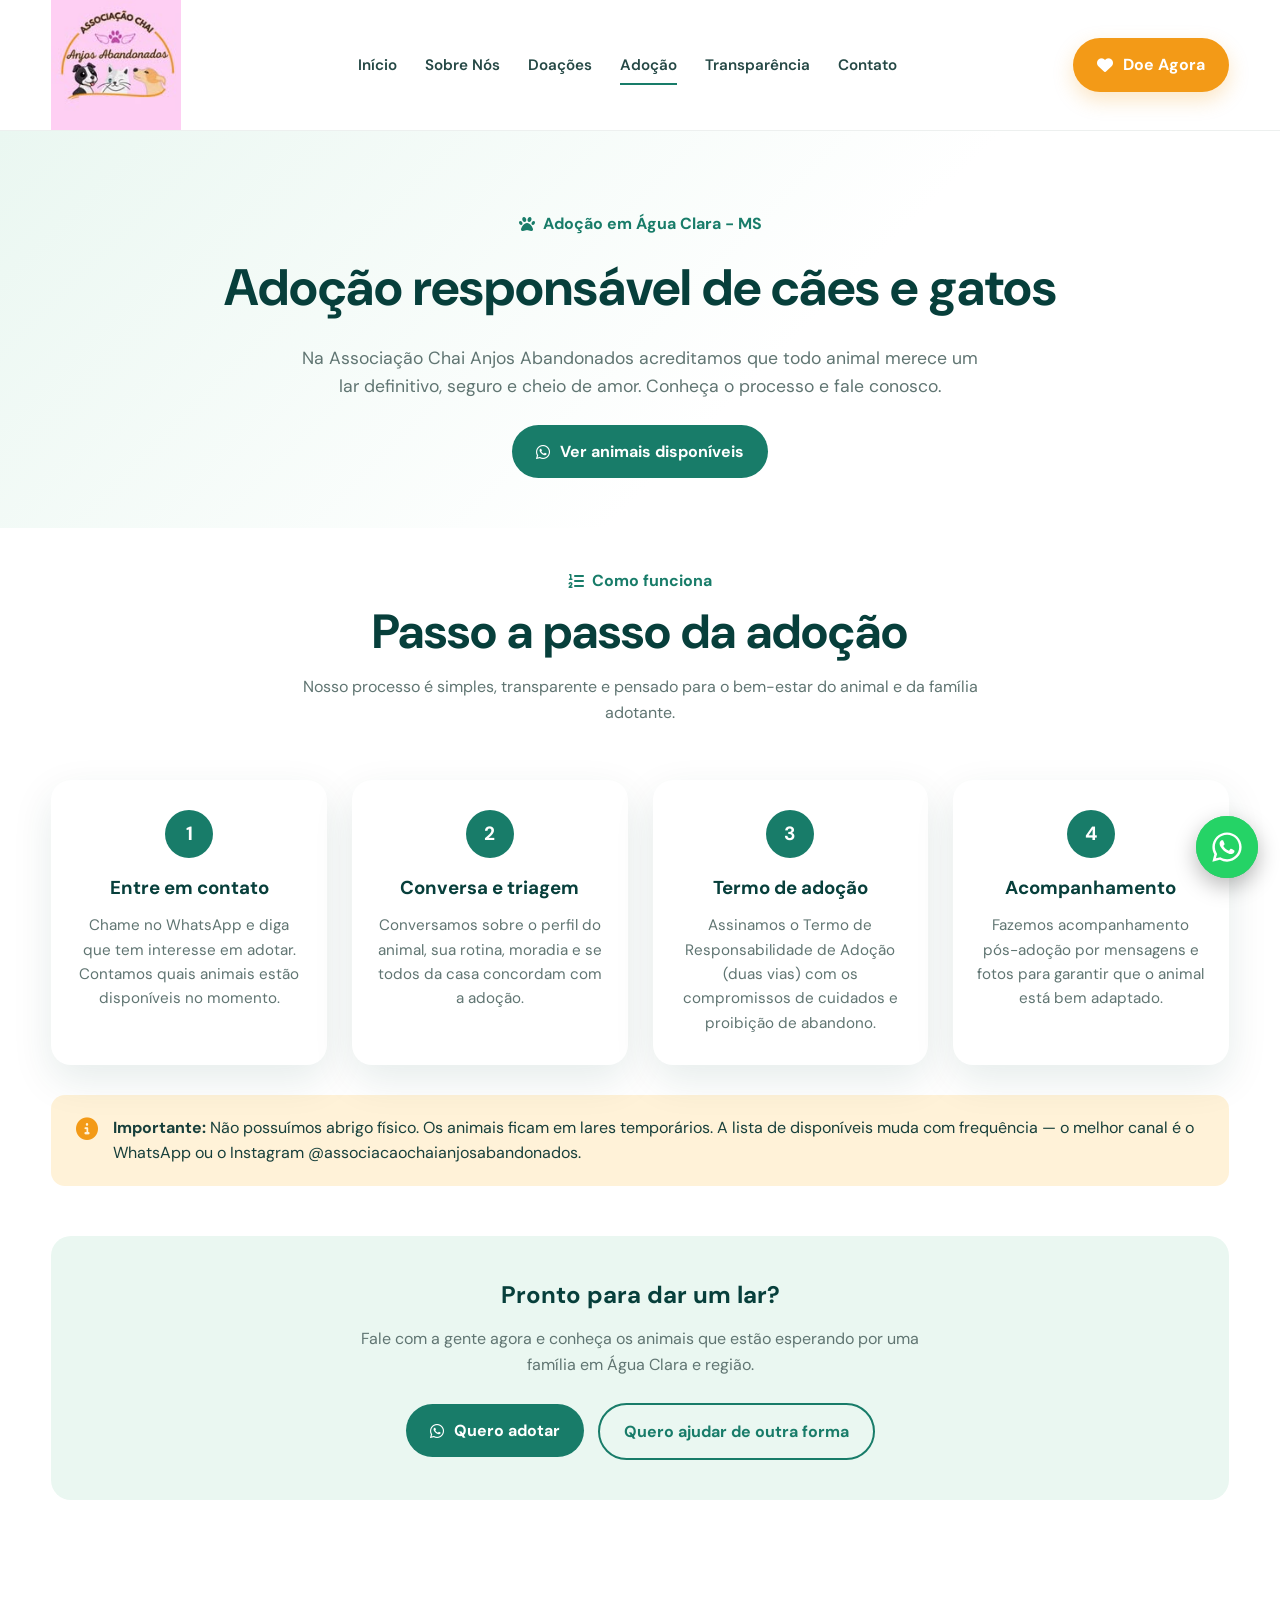
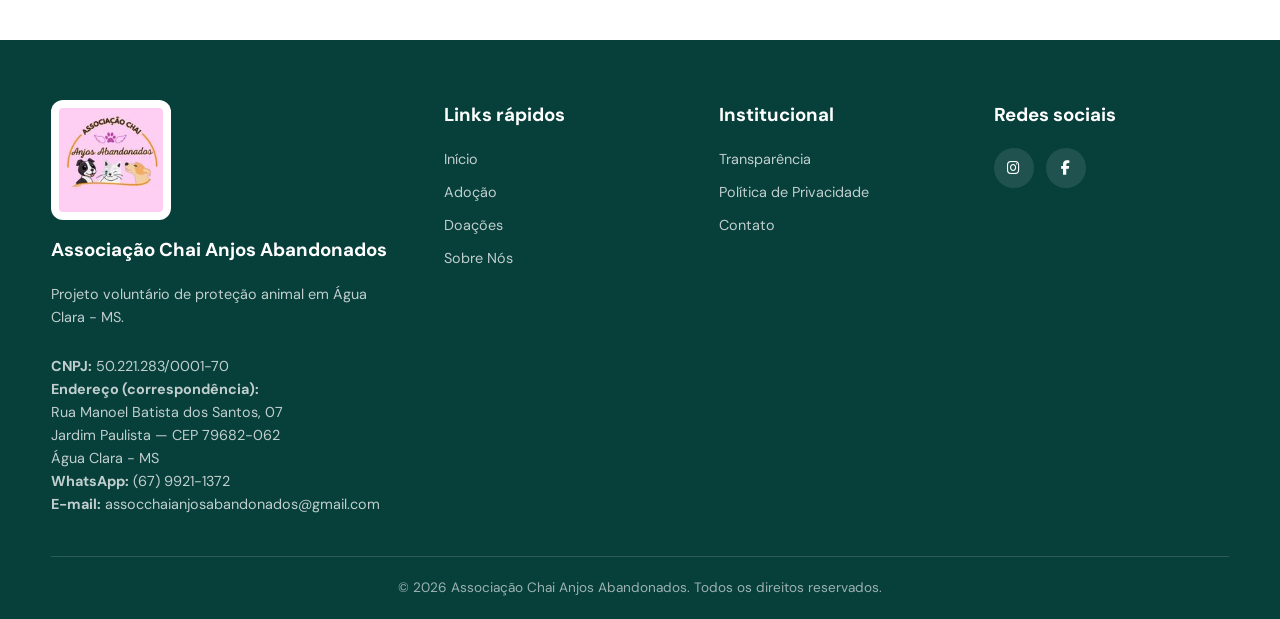
<file: adocao.html>
<!DOCTYPE html>
<html lang="pt-BR">
<head>
<meta charset="UTF-8">
<meta name="viewport" content="width=device-width, initial-scale=1.0">
<title>Adoção de Cachorros e Gatos em Água Clara MS | Chai Anjos</title>
<meta name="description" content="Quer adotar um cachorro ou gato em Água Clara - MS? Conheça as histórias de resgate da Associação Chai Anjos Abandonados e fale pelo WhatsApp. Adoção responsável.">
<meta name="author" content="Associação Chai Anjos Abandonados">
<link rel="icon" href="logo-chai.jpg">
<meta property="og:type" content="website">
<meta property="og:locale" content="pt_BR">
<meta property="og:title" content="Adoção de Cachorros e Gatos em Água Clara MS | Chai Anjos">
<meta property="og:description" content="Quer adotar um cachorro ou gato em Água Clara - MS? Conheça as histórias de resgate da Associação Chai Anjos Abandonados e fale pelo WhatsApp.">
<meta property="og:image" content="img/og-image.jpg">
<meta name="twitter:card" content="summary_large_image">
<link rel="preconnect" href="https://fonts.googleapis.com">
<link rel="preconnect" href="https://fonts.gstatic.com" crossorigin>
<link href="https://fonts.googleapis.com/css2?family=DM+Sans:wght@400;500;600;700&family=Pacifico&display=swap" rel="stylesheet">
<link rel="stylesheet" href="https://cdnjs.cloudflare.com/ajax/libs/font-awesome/6.5.2/css/all.min.css">
<link rel="stylesheet" href="styles.css">
<style>
  .page-hero { padding: 80px 0 50px; background: linear-gradient(135deg, #eaf7f1 0%, #fff 60%); text-align: center; }
  .page-hero h1 { font-size: clamp(2rem, 4.5vw, 3.2rem); color: var(--verde-escuro); margin-bottom: 15px; }
  .page-hero p { max-width: 700px; margin: 0 auto 25px; color: var(--texto-claro); font-size: 1.1rem; }
  .steps { display: grid; grid-template-columns: repeat(auto-fit, minmax(240px, 1fr)); gap: 25px; margin-top: 40px; }
  .step-card { background: #fff; border-radius: var(--radius); padding: 30px 22px; box-shadow: var(--sombra); text-align: center; }
  .step-num { width: 48px; height: 48px; background: var(--verde); color: #fff; border-radius: 50%; display: flex; align-items: center; justify-content: center; font-weight: 700; font-size: 1.2rem; margin: 0 auto 15px; }
  .step-card h3 { margin-bottom: 10px; color: var(--verde-escuro); }
  .step-card p { color: var(--texto-claro); font-size: .95rem; }
  .cta-box { background: var(--verde-claro); border-radius: var(--radius); padding: 40px 30px; text-align: center; margin: 50px 0; }
  .cta-box h2 { color: var(--verde-escuro); margin-bottom: 12px; }
  .cta-box p { color: var(--texto-claro); margin-bottom: 25px; max-width: 560px; margin-left: auto; margin-right: auto; }
  .note { background: var(--laranja-claro); border-radius: 14px; padding: 20px 25px; margin: 30px 0; display: flex; gap: 15px; align-items: flex-start; }
  .note i { color: var(--laranja); font-size: 1.4rem; margin-top: 3px; }
</style>
<script type="application/ld+json">
{
  "@context": "https://schema.org",
  "@type": "NGO",
  "name": "Associação Chai Anjos Abandonados",
  "legalName": "Associação Chai Anjos Abandonados",
  "taxID": "50.221.283/0001-70",
  "url": "https://chaianjos.com.br/",
  "logo": "https://chaianjos.com.br/logo-chai.jpg",
  "image": "https://chaianjos.com.br/img/og-image.jpg",
  "description": "ONG de proteção animal em Água Clara - MS: resgate, cuidados veterinários e adoção responsável de cães e gatos.",
  "telephone": "+55-67-99211-372",
  "email": "assocchaianjosabandonados@gmail.com",
  "address": {
    "@type": "PostalAddress",
    "streetAddress": "Rua Manoel Batista dos Santos, 07 - Jardim Paulista",
    "addressLocality": "Água Clara",
    "addressRegion": "MS",
    "postalCode": "79682-062",
    "addressCountry": "BR"
  },
  "areaServed": { "@type": "City", "name": "Água Clara" },
  "contactPoint": {
    "@type": "ContactPoint",
    "contactType": "customer support",
    "telephone": "+55-67-99211-372",
    "email": "assocchaianjosabandonados@gmail.com",
    "availableLanguage": "pt-BR"
  },
  "sameAs": [
    "https://www.instagram.com/associacaochaianjosabandonados/",
    "https://www.facebook.com/p/Associa%C3%A7%C3%A3o-chai-Anjos-Abandonados-100085603437483/"
  ]
}
</script>
</head>
<body>
<header>
<div class="container header-inner">
<a href="index.html" class="logo"><img src="logo-chai.jpg" alt="Associação Chai Anjos Abandonados"></a>
<nav id="navigation">
<a href="index.html">Início</a>
<a href="index.html#sobre">Sobre Nós</a>
<a href="doacoes.html">Doações</a>
<a href="adocao.html" class="active">Adoção</a>
<a href="transparencia.html">Transparência</a>
<a href="index.html#contato">Contato</a>
</nav>
<a href="doacoes.html" class="btn btn-orange header-donate"><i class="fa-solid fa-heart"></i> Doe Agora</a>
<button class="mobile-menu" id="mobileMenu" aria-label="Abrir menu"><i class="fa-solid fa-bars"></i></button>
</div>
</header>

<main>
<section class="page-hero">
<div class="container">
<div class="mini"><i class="fa-solid fa-paw"></i> Adoção em Água Clara - MS</div>
<h1>Adoção responsável de cães e gatos</h1>
<p>Na Associação Chai Anjos Abandonados acreditamos que todo animal merece um lar definitivo, seguro e cheio de amor. Conheça o processo e fale conosco.</p>
<a href="https://wa.me/556799211372?text=Ol%C3%A1%21%20Quero%20saber%20quais%20animais%20est%C3%A3o%20dispon%C3%ADveis%20para%20ado%C3%A7%C3%A3o." target="_blank" rel="noopener noreferrer" class="btn btn-green"><i class="fa-brands fa-whatsapp"></i> Ver animais disponíveis</a>
</div>
</section>

<section class="section" style="padding-top:40px">
<div class="container">
<div class="section-title">
<div class="mini"><i class="fa-solid fa-list-ol"></i> Como funciona</div>
<h2>Passo a passo da adoção</h2>
<p>Nosso processo é simples, transparente e pensado para o bem-estar do animal e da família adotante.</p>
</div>

<div class="steps">
<div class="step-card">
<div class="step-num">1</div>
<h3>Entre em contato</h3>
<p>Chame no WhatsApp e diga que tem interesse em adotar. Contamos quais animais estão disponíveis no momento.</p>
</div>
<div class="step-card">
<div class="step-num">2</div>
<h3>Conversa e triagem</h3>
<p>Conversamos sobre o perfil do animal, sua rotina, moradia e se todos da casa concordam com a adoção.</p>
</div>
<div class="step-card">
<div class="step-num">3</div>
<h3>Termo de adoção</h3>
<p>Assinamos o Termo de Responsabilidade de Adoção (duas vias) com os compromissos de cuidados e proibição de abandono.</p>
</div>
<div class="step-card">
<div class="step-num">4</div>
<h3>Acompanhamento</h3>
<p>Fazemos acompanhamento pós-adoção por mensagens e fotos para garantir que o animal está bem adaptado.</p>
</div>
</div>

<div class="note">
<i class="fa-solid fa-circle-info"></i>
<div>
<strong>Importante:</strong> Não possuímos abrigo físico. Os animais ficam em lares temporários. A lista de disponíveis muda com frequência — o melhor canal é o WhatsApp ou o Instagram <a href="https://www.instagram.com/associacaochaianjosabandonados/" target="_blank" rel="noopener">@associacaochaianjosabandonados</a>.
</div>
</div>

<div class="cta-box">
<h2>Pronto para dar um lar?</h2>
<p>Fale com a gente agora e conheça os animais que estão esperando por uma família em Água Clara e região.</p>
<a href="https://wa.me/556799211372?text=Ol%C3%A1%21%20Quero%20adotar%20um%20animal%20da%20Associa%C3%A7%C3%A3o%20Chai%20Anjos." target="_blank" rel="noopener noreferrer" class="btn btn-green"><i class="fa-brands fa-whatsapp"></i> Quero adotar</a>
<a href="doacoes.html" class="btn btn-outline" style="margin-left:10px">Quero ajudar de outra forma</a>
</div>
</div>
</section>
</main>

<footer>
<div class="container">
<div class="footer-grid">
<div>
<img src="logo-chai.jpg" alt="Associação Chai Anjos Abandonados" class="footer-logo">
<h3>Associação Chai Anjos Abandonados</h3>
<p>Projeto voluntário de proteção animal em Água Clara - MS.</p><br>
<p><strong>CNPJ:</strong> 50.221.283/0001-70</p>
<p><strong>Endereço (correspondência):</strong><br>Rua Manoel Batista dos Santos, 07<br>Jardim Paulista — CEP 79682-062<br>Água Clara - MS</p>
<p><strong>WhatsApp:</strong> (67) 9921-1372</p>
<p><strong>E-mail:</strong> assocchaianjosabandonados@gmail.com</p>
</div>
<div>
<h3>Links rápidos</h3>
<ul>
<li><a href="index.html">Início</a></li>
<li><a href="adocao.html">Adoção</a></li>
<li><a href="doacoes.html">Doações</a></li>
<li><a href="index.html#sobre">Sobre Nós</a></li>
</ul>
</div>
<div>
<h3>Institucional</h3>
<ul>
<li><a href="transparencia.html">Transparência</a></li>
<li><a href="privacidade.html">Política de Privacidade</a></li>
<li><a href="index.html#contato">Contato</a></li>
</ul>
</div>
<div>
<h3>Redes sociais</h3>
<div class="footer-social">
<a href="https://www.instagram.com/associacaochaianjosabandonados/" target="_blank" rel="noopener noreferrer" aria-label="Instagram"><i class="fa-brands fa-instagram"></i></a>
<a href="https://www.facebook.com/p/Associa%C3%A7%C3%A3o-chai-Anjos-Abandonados-100085603437483/" target="_blank" rel="noopener noreferrer" aria-label="Facebook"><i class="fa-brands fa-facebook-f"></i></a>
</div>
</div>
</div>
<div class="copyright">© 2026 Associação Chai Anjos Abandonados. Todos os direitos reservados.</div>
</div>
</footer>

<a class="whatsapp-float" href="https://wa.me/556799211372?text=Ol%C3%A1%21%20Vim%20pelo%20site%20da%20Associa%C3%A7%C3%A3o%20Chai%20Anjos%20Abandonados." target="_blank" rel="noopener" aria-label="Fale conosco pelo WhatsApp">
<span class="wa-label">Fale conosco no WhatsApp</span>
<span class="wa-btn"><svg viewBox="0 0 32 32" aria-hidden="true"><path d="M16.02 3C8.84 3 3 8.83 3 16c0 2.29.6 4.52 1.74 6.49L3 29l6.68-1.75A13 13 0 0 0 16.02 29C23.2 29 29 23.17 29 16S23.2 3 16.02 3zm0 23.8c-1.95 0-3.86-.53-5.53-1.52l-.4-.23-3.96 1.04 1.06-3.86-.26-.4A10.76 10.76 0 0 1 5.2 16c0-5.94 4.87-10.8 10.82-10.8 5.96 0 10.8 4.86 10.8 10.8 0 5.95-4.84 10.8-10.8 10.8zm5.93-8.08c-.32-.16-1.92-.95-2.22-1.06-.3-.11-.52-.16-.73.16-.22.32-.84 1.06-1.03 1.27-.19.22-.38.24-.7.08-.32-.16-1.37-.5-2.6-1.6-.96-.85-1.6-1.9-1.8-2.22-.18-.32-.02-.5.14-.66.15-.14.32-.38.49-.57.16-.19.22-.32.32-.54.1-.22.05-.4-.03-.57-.08-.16-.73-1.76-1-2.4-.26-.63-.53-.54-.73-.55h-.62c-.22 0-.57.08-.87.4-.3.32-1.14 1.11-1.14 2.7 0 1.6 1.17 3.14 1.33 3.36.16.22 2.3 3.5 5.56 4.92.78.33 1.38.53 1.86.68.78.25 1.49.21 2.05.13.63-.09 1.92-.78 2.19-1.54.27-.76.27-1.4.19-1.54-.08-.14-.3-.22-.62-.38z"/></svg></span>
</a>

<script>
const mobileMenu=document.getElementById("mobileMenu");
const navigation=document.getElementById("navigation");
if(mobileMenu){
  mobileMenu.addEventListener("click",function(){
    navigation.classList.toggle("active");
    const icon=mobileMenu.querySelector("i");
    icon.classList.toggle("fa-bars");
    icon.classList.toggle("fa-xmark");
  });
  document.querySelectorAll("#navigation a").forEach(link=>{
    link.addEventListener("click",()=>{
      navigation.classList.remove("active");
      const icon=mobileMenu.querySelector("i");
      icon.classList.remove("fa-xmark");
      icon.classList.add("fa-bars");
    });
  });
}
</script>
</body>
</html>
</file>
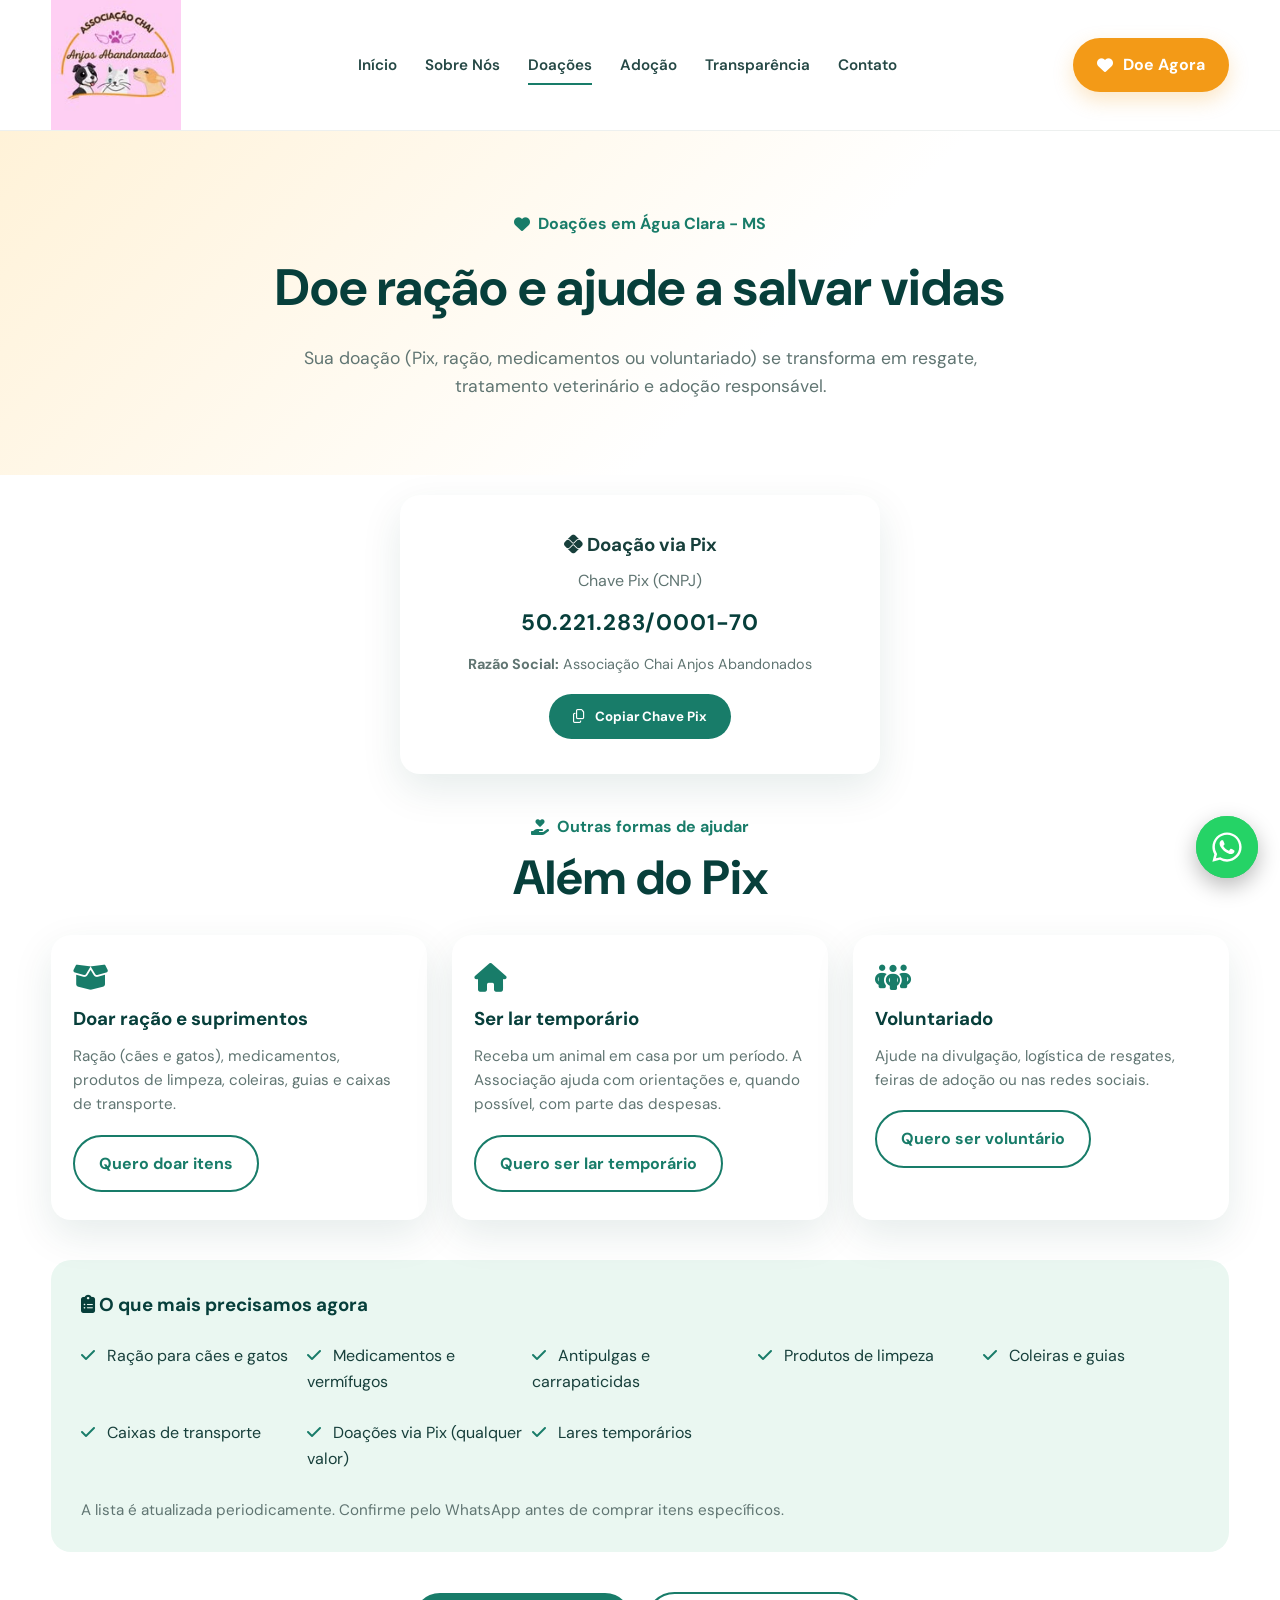
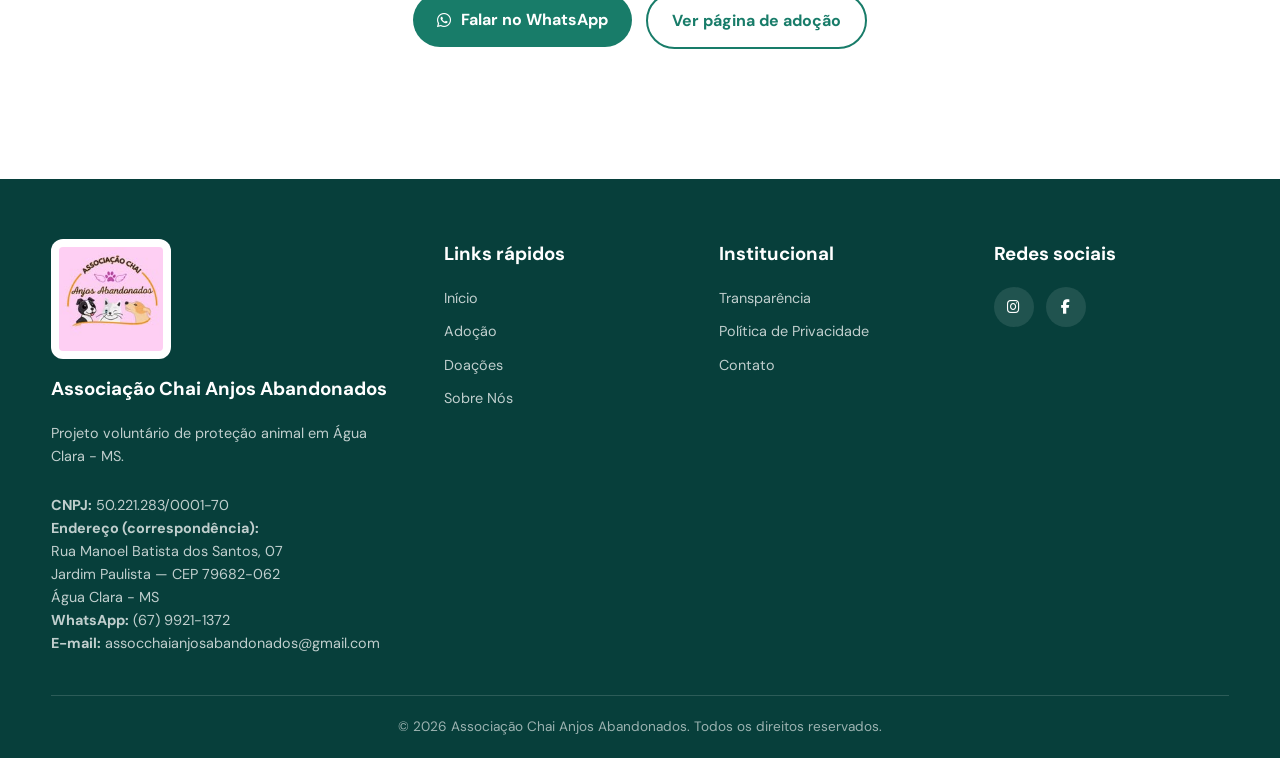
<file: doacoes.html>
<!DOCTYPE html>
<html lang="pt-BR">
<head>
<meta charset="UTF-8">
<meta name="viewport" content="width=device-width, initial-scale=1.0">
<title>Doar Ração e Ajudar ONG em Água Clara MS | Chai Anjos</title>
<meta name="description" content="Doe ração, medicamentos ou via Pix para a Associação Chai Anjos Abandonados em Água Clara - MS. Sua ajuda vira resgate, tratamento e adoção. Veja como doar.">
<meta name="author" content="Associação Chai Anjos Abandonados">
<link rel="icon" href="logo-chai.jpg">
<meta property="og:type" content="website">
<meta property="og:locale" content="pt_BR">
<meta property="og:title" content="Doar Ração e Ajudar ONG em Água Clara MS | Chai Anjos">
<meta property="og:description" content="Doe ração, medicamentos ou via Pix para a Associação Chai Anjos Abandonados em Água Clara - MS. Sua ajuda vira resgate, tratamento e adoção.">
<meta property="og:image" content="img/og-image.jpg">
<meta name="twitter:card" content="summary_large_image">
<link rel="preconnect" href="https://fonts.googleapis.com">
<link rel="preconnect" href="https://fonts.gstatic.com" crossorigin>
<link href="https://fonts.googleapis.com/css2?family=DM+Sans:wght@400;500;600;700&family=Pacifico&display=swap" rel="stylesheet">
<link rel="stylesheet" href="https://cdnjs.cloudflare.com/ajax/libs/font-awesome/6.5.2/css/all.min.css">
<link rel="stylesheet" href="styles.css">
<style>
  .page-hero { padding: 80px 0 50px; background: linear-gradient(135deg, #fff2d8 0%, #fff 60%); text-align: center; }
  .page-hero h1 { font-size: clamp(2rem, 4.5vw, 3.2rem); color: var(--verde-escuro); margin-bottom: 15px; }
  .page-hero p { max-width: 700px; margin: 0 auto 25px; color: var(--texto-claro); font-size: 1.1rem; }
  .pix-big { background: #fff; border-radius: var(--radius); padding: 35px 30px; box-shadow: var(--sombra); max-width: 480px; margin: 0 auto 40px; text-align: center; }
  .pix-big .pix-key { font-size: 1.4rem; font-weight: 700; color: var(--verde-escuro); letter-spacing: 1px; margin: 12px 0; word-break: break-all; }
  .help-grid-2 { display: grid; grid-template-columns: repeat(auto-fit, minmax(260px, 1fr)); gap: 25px; margin-top: 30px; }
  .help-card-2 { background: #fff; border-radius: var(--radius); padding: 28px 22px; box-shadow: var(--sombra); }
  .help-card-2 i { font-size: 1.8rem; color: var(--verde); margin-bottom: 12px; }
  .help-card-2 h3 { margin-bottom: 10px; color: var(--verde-escuro); }
  .help-card-2 p { color: var(--texto-claro); font-size: .95rem; margin-bottom: 18px; }
  .list-needs { background: var(--verde-claro); border-radius: var(--radius); padding: 30px; margin: 40px 0; }
  .list-needs h3 { margin-bottom: 15px; color: var(--verde-escuro); }
  .list-needs ul { list-style: none; display: grid; grid-template-columns: repeat(auto-fit, minmax(200px, 1fr)); gap: 10px; }
  .list-needs li { padding: 8px 0; color: var(--texto); }
  .list-needs li i { color: var(--verde); margin-right: 8px; }
</style>
<script type="application/ld+json">
{
  "@context": "https://schema.org",
  "@type": "NGO",
  "name": "Associação Chai Anjos Abandonados",
  "legalName": "Associação Chai Anjos Abandonados",
  "taxID": "50.221.283/0001-70",
  "url": "https://chaianjos.com.br/",
  "logo": "https://chaianjos.com.br/logo-chai.jpg",
  "image": "https://chaianjos.com.br/img/og-image.jpg",
  "description": "ONG de proteção animal em Água Clara - MS: resgate, cuidados veterinários e adoção responsável de cães e gatos.",
  "telephone": "+55-67-99211-372",
  "email": "assocchaianjosabandonados@gmail.com",
  "address": {
    "@type": "PostalAddress",
    "streetAddress": "Rua Manoel Batista dos Santos, 07 - Jardim Paulista",
    "addressLocality": "Água Clara",
    "addressRegion": "MS",
    "postalCode": "79682-062",
    "addressCountry": "BR"
  },
  "areaServed": { "@type": "City", "name": "Água Clara" },
  "contactPoint": {
    "@type": "ContactPoint",
    "contactType": "customer support",
    "telephone": "+55-67-99211-372",
    "email": "assocchaianjosabandonados@gmail.com",
    "availableLanguage": "pt-BR"
  },
  "sameAs": [
    "https://www.instagram.com/associacaochaianjosabandonados/",
    "https://www.facebook.com/p/Associa%C3%A7%C3%A3o-chai-Anjos-Abandonados-100085603437483/"
  ]
}
</script>
</head>
<body>
<header>
<div class="container header-inner">
<a href="index.html" class="logo"><img src="logo-chai.jpg" alt="Associação Chai Anjos Abandonados"></a>
<nav id="navigation">
<a href="index.html">Início</a>
<a href="index.html#sobre">Sobre Nós</a>
<a href="doacoes.html" class="active">Doações</a>
<a href="adocao.html">Adoção</a>
<a href="transparencia.html">Transparência</a>
<a href="index.html#contato">Contato</a>
</nav>
<a href="doacoes.html" class="btn btn-orange header-donate"><i class="fa-solid fa-heart"></i> Doe Agora</a>
<button class="mobile-menu" id="mobileMenu" aria-label="Abrir menu"><i class="fa-solid fa-bars"></i></button>
</div>
</header>

<main>
<section class="page-hero">
<div class="container">
<div class="mini"><i class="fa-solid fa-heart"></i> Doações em Água Clara - MS</div>
<h1>Doe ração e ajude a salvar vidas</h1>
<p>Sua doação (Pix, ração, medicamentos ou voluntariado) se transforma em resgate, tratamento veterinário e adoção responsável.</p>
</div>
</section>

<section class="section" style="padding-top:20px">
<div class="container">
<div class="pix-big">
<h3><i class="fa-brands fa-pix"></i> Doação via Pix</h3>
<p style="color:var(--texto-claro);margin:8px 0">Chave Pix (CNPJ)</p>
<div class="pix-key" id="pixKey">50.221.283/0001-70</div>
<p style="font-size:.9rem;color:var(--texto-claro)"><strong>Razão Social:</strong> Associação Chai Anjos Abandonados</p>
<button class="btn btn-green" style="margin-top:18px" onclick="copyPix()"><i class="fa-regular fa-copy"></i> Copiar Chave Pix</button>
</div>

<div class="section-title" style="margin-bottom:25px">
<div class="mini"><i class="fa-solid fa-hand-holding-heart"></i> Outras formas de ajudar</div>
<h2>Além do Pix</h2>
</div>

<div class="help-grid-2">
<div class="help-card-2">
<i class="fa-solid fa-box-open"></i>
<h3>Doar ração e suprimentos</h3>
<p>Ração (cães e gatos), medicamentos, produtos de limpeza, coleiras, guias e caixas de transporte.</p>
<a href="https://wa.me/556799211372?text=Ol%C3%A1%21%20Quero%20doar%20ra%C3%A7%C3%A3o%20ou%20suprimentos%20para%20a%20Associa%C3%A7%C3%A3o." target="_blank" rel="noopener noreferrer" class="btn btn-outline">Quero doar itens</a>
</div>
<div class="help-card-2">
<i class="fa-solid fa-house"></i>
<h3>Ser lar temporário</h3>
<p>Receba um animal em casa por um período. A Associação ajuda com orientações e, quando possível, com parte das despesas.</p>
<a href="https://wa.me/556799211372?text=Ol%C3%A1%21%20Quero%20oferecer%20um%20lar%20tempor%C3%A1rio." target="_blank" rel="noopener noreferrer" class="btn btn-outline">Quero ser lar temporário</a>
</div>
<div class="help-card-2">
<i class="fa-solid fa-people-group"></i>
<h3>Voluntariado</h3>
<p>Ajude na divulgação, logística de resgates, feiras de adoção ou nas redes sociais.</p>
<a href="https://wa.me/556799211372?text=Ol%C3%A1%21%20Quero%20ser%20volunt%C3%A1rio%20da%20Associa%C3%A7%C3%A3o." target="_blank" rel="noopener noreferrer" class="btn btn-outline">Quero ser voluntário</a>
</div>
</div>

<div class="list-needs">
<h3><i class="fa-solid fa-clipboard-list"></i> O que mais precisamos agora</h3>
<ul>
<li><i class="fa-solid fa-check"></i> Ração para cães e gatos</li>
<li><i class="fa-solid fa-check"></i> Medicamentos e vermífugos</li>
<li><i class="fa-solid fa-check"></i> Antipulgas e carrapaticidas</li>
<li><i class="fa-solid fa-check"></i> Produtos de limpeza</li>
<li><i class="fa-solid fa-check"></i> Coleiras e guias</li>
<li><i class="fa-solid fa-check"></i> Caixas de transporte</li>
<li><i class="fa-solid fa-check"></i> Doações via Pix (qualquer valor)</li>
<li><i class="fa-solid fa-check"></i> Lares temporários</li>
</ul>
<p style="margin-top:18px;font-size:.95rem;color:var(--texto-claro)">A lista é atualizada periodicamente. Confirme pelo WhatsApp antes de comprar itens específicos.</p>
</div>

<div style="text-align:center;margin:40px 0">
<a href="https://wa.me/556799211372?text=Ol%C3%A1%21%20Quero%20ajudar%20a%20Associa%C3%A7%C3%A3o%20Chai%20Anjos." target="_blank" rel="noopener noreferrer" class="btn btn-green"><i class="fa-brands fa-whatsapp"></i> Falar no WhatsApp</a>
<a href="adocao.html" class="btn btn-outline" style="margin-left:10px">Ver página de adoção</a>
</div>
</div>
</section>
</main>

<footer>
<div class="container">
<div class="footer-grid">
<div>
<img src="logo-chai.jpg" alt="Associação Chai Anjos Abandonados" class="footer-logo">
<h3>Associação Chai Anjos Abandonados</h3>
<p>Projeto voluntário de proteção animal em Água Clara - MS.</p><br>
<p><strong>CNPJ:</strong> 50.221.283/0001-70</p>
<p><strong>Endereço (correspondência):</strong><br>Rua Manoel Batista dos Santos, 07<br>Jardim Paulista — CEP 79682-062<br>Água Clara - MS</p>
<p><strong>WhatsApp:</strong> (67) 9921-1372</p>
<p><strong>E-mail:</strong> assocchaianjosabandonados@gmail.com</p>
</div>
<div>
<h3>Links rápidos</h3>
<ul>
<li><a href="index.html">Início</a></li>
<li><a href="adocao.html">Adoção</a></li>
<li><a href="doacoes.html">Doações</a></li>
<li><a href="index.html#sobre">Sobre Nós</a></li>
</ul>
</div>
<div>
<h3>Institucional</h3>
<ul>
<li><a href="transparencia.html">Transparência</a></li>
<li><a href="privacidade.html">Política de Privacidade</a></li>
<li><a href="index.html#contato">Contato</a></li>
</ul>
</div>
<div>
<h3>Redes sociais</h3>
<div class="footer-social">
<a href="https://www.instagram.com/associacaochaianjosabandonados/" target="_blank" rel="noopener noreferrer" aria-label="Instagram"><i class="fa-brands fa-instagram"></i></a>
<a href="https://www.facebook.com/p/Associa%C3%A7%C3%A3o-chai-Anjos-Abandonados-100085603437483/" target="_blank" rel="noopener noreferrer" aria-label="Facebook"><i class="fa-brands fa-facebook-f"></i></a>
</div>
</div>
</div>
<div class="copyright">© 2026 Associação Chai Anjos Abandonados. Todos os direitos reservados.</div>
</div>
</footer>

<div class="toast" id="toast">Chave Pix copiada! ❤️</div>
<a class="whatsapp-float" href="https://wa.me/556799211372?text=Ol%C3%A1%21%20Vim%20pelo%20site%20da%20Associa%C3%A7%C3%A3o%20Chai%20Anjos%20Abandonados." target="_blank" rel="noopener" aria-label="Fale conosco pelo WhatsApp">
<span class="wa-label">Fale conosco no WhatsApp</span>
<span class="wa-btn"><svg viewBox="0 0 32 32" aria-hidden="true"><path d="M16.02 3C8.84 3 3 8.83 3 16c0 2.29.6 4.52 1.74 6.49L3 29l6.68-1.75A13 13 0 0 0 16.02 29C23.2 29 29 23.17 29 16S23.2 3 16.02 3zm0 23.8c-1.95 0-3.86-.53-5.53-1.52l-.4-.23-3.96 1.04 1.06-3.86-.26-.4A10.76 10.76 0 0 1 5.2 16c0-5.94 4.87-10.8 10.82-10.8 5.96 0 10.8 4.86 10.8 10.8 0 5.95-4.84 10.8-10.8 10.8zm5.93-8.08c-.32-.16-1.92-.95-2.22-1.06-.3-.11-.52-.16-.73.16-.22.32-.84 1.06-1.03 1.27-.19.22-.38.24-.7.08-.32-.16-1.37-.5-2.6-1.6-.96-.85-1.6-1.9-1.8-2.22-.18-.32-.02-.5.14-.66.15-.14.32-.38.49-.57.16-.19.22-.32.32-.54.1-.22.05-.4-.03-.57-.08-.16-.73-1.76-1-2.4-.26-.63-.53-.54-.73-.55h-.62c-.22 0-.57.08-.87.4-.3.32-1.14 1.11-1.14 2.7 0 1.6 1.17 3.14 1.33 3.36.16.22 2.3 3.5 5.56 4.92.78.33 1.38.53 1.86.68.78.25 1.49.21 2.05.13.63-.09 1.92-.78 2.19-1.54.27-.76.27-1.4.19-1.54-.08-.14-.3-.22-.62-.38z"/></svg></span>
</a>

<script>
function copyPix(){
  const pix="50221283000170";
  navigator.clipboard.writeText(pix).then(showToast).catch(()=>alert("Chave Pix: 50.221.283/0001-70"));
}
function showToast(){
  const toast=document.getElementById("toast");
  toast.classList.add("show");
  setTimeout(()=>toast.classList.remove("show"),3000);
}
const mobileMenu=document.getElementById("mobileMenu");
const navigation=document.getElementById("navigation");
if(mobileMenu){
  mobileMenu.addEventListener("click",function(){
    navigation.classList.toggle("active");
    const icon=mobileMenu.querySelector("i");
    icon.classList.toggle("fa-bars");
    icon.classList.toggle("fa-xmark");
  });
  document.querySelectorAll("#navigation a").forEach(link=>{
    link.addEventListener("click",()=>{
      navigation.classList.remove("active");
      const icon=mobileMenu.querySelector("i");
      icon.classList.remove("fa-xmark");
      icon.classList.add("fa-bars");
    });
  });
}
</script>
</body>
</html>
</file>
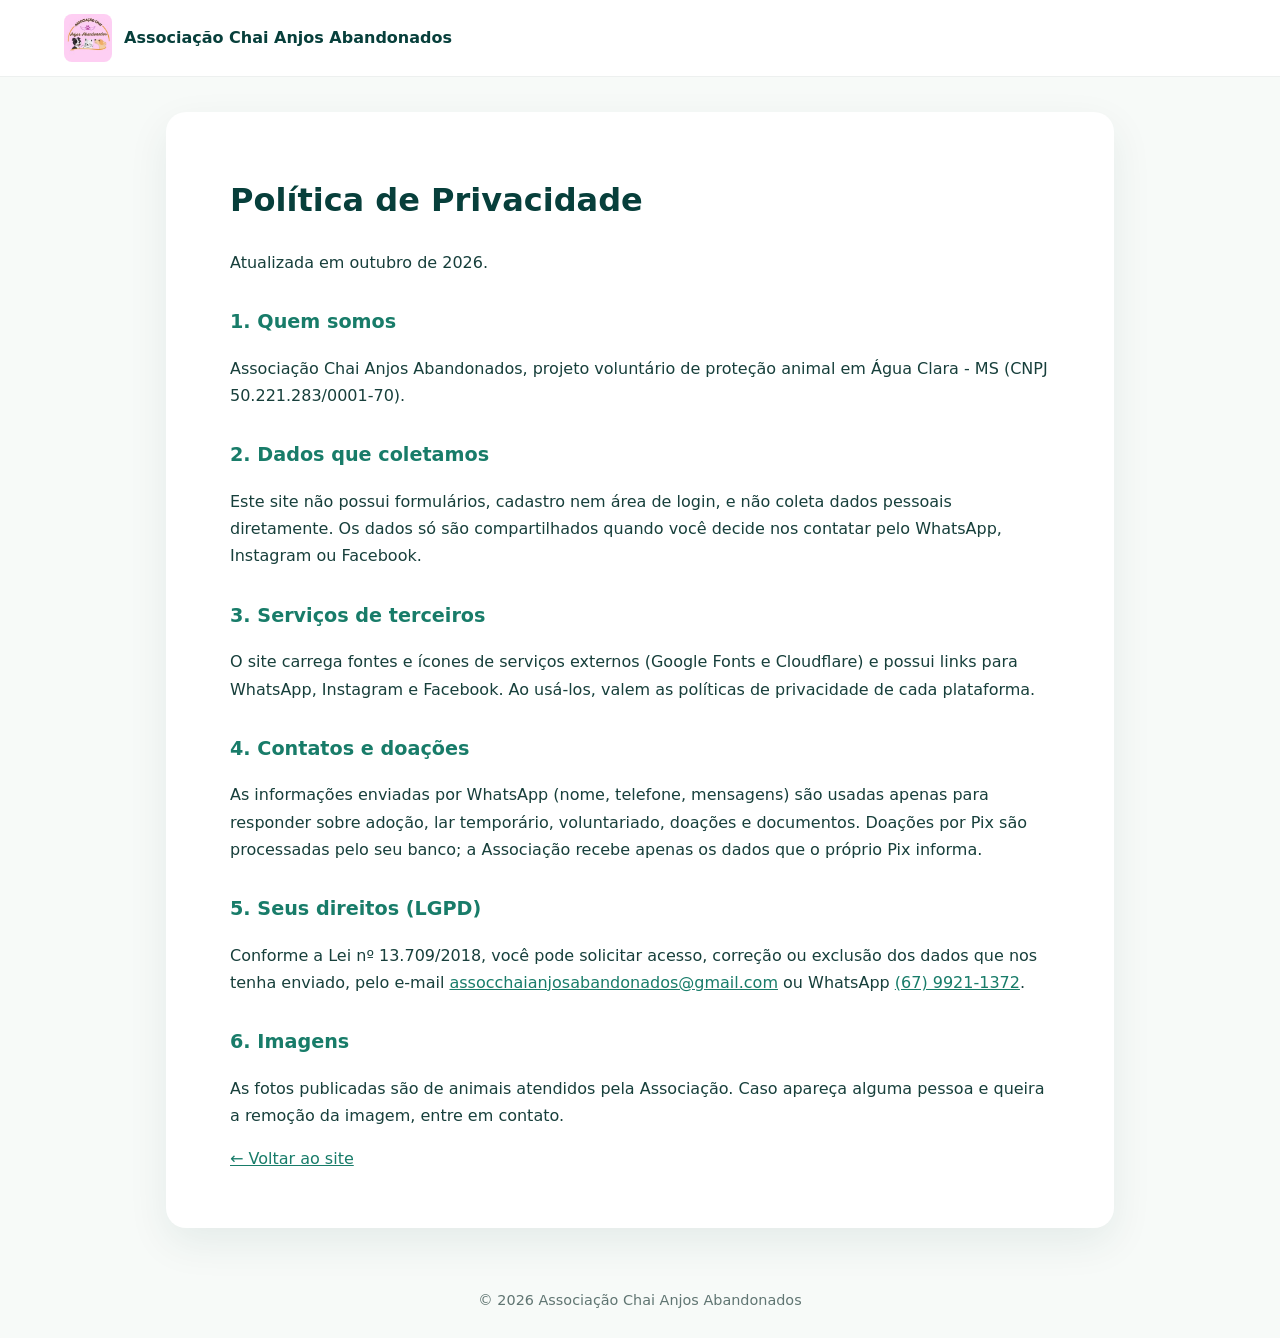
<file: privacidade.html>
<!DOCTYPE html><html lang="pt-BR"><head><meta charset="UTF-8"><meta name="viewport" content="width=device-width,initial-scale=1"><title>Política de Privacidade | Associação Chai Anjos Abandonados</title><link rel="icon" href="logo-chai.jpg">
<style>body{font-family:system-ui,"DM Sans",sans-serif;color:#173f3b;line-height:1.7;margin:0;background:#f7faf8}header{background:#fff;border-bottom:1px solid #edf0ef;padding:14px 5%}header a{display:flex;align-items:center;gap:12px;text-decoration:none;color:#073f3b;font-weight:700}header img{height:48px;border-radius:8px}main{max-width:820px;margin:35px auto;background:#fff;padding:40px 5%;border-radius:20px;box-shadow:0 15px 40px rgba(10,70,62,.08)}h1{color:#073f3b}h2{color:#187c69;margin-top:30px;font-size:1.2rem}a{color:#187c69}footer{text-align:center;padding:25px;color:#607572;font-size:.9rem}</style></head><body>
<header><a href="index.html"><img src="logo-chai.jpg" alt="Logo Associação Chai"><span>Associação Chai Anjos Abandonados</span></a></header>
<main><h1>Política de Privacidade</h1><p>Atualizada em outubro de 2026.</p>
<h2>1. Quem somos</h2><p>Associação Chai Anjos Abandonados, projeto voluntário de proteção animal em Água Clara - MS (CNPJ 50.221.283/0001-70).</p>
<h2>2. Dados que coletamos</h2><p>Este site não possui formulários, cadastro nem área de login, e não coleta dados pessoais diretamente. Os dados só são compartilhados quando você decide nos contatar pelo WhatsApp, Instagram ou Facebook.</p>
<h2>3. Serviços de terceiros</h2><p>O site carrega fontes e ícones de serviços externos (Google Fonts e Cloudflare) e possui links para WhatsApp, Instagram e Facebook. Ao usá-los, valem as políticas de privacidade de cada plataforma.</p>
<h2>4. Contatos e doações</h2><p>As informações enviadas por WhatsApp (nome, telefone, mensagens) são usadas apenas para responder sobre adoção, lar temporário, voluntariado, doações e documentos. Doações por Pix são processadas pelo seu banco; a Associação recebe apenas os dados que o próprio Pix informa.</p>
<h2>5. Seus direitos (LGPD)</h2><p>Conforme a Lei nº 13.709/2018, você pode solicitar acesso, correção ou exclusão dos dados que nos tenha enviado, pelo e-mail <a href="mailto:assocchaianjosabandonados@gmail.com">assocchaianjosabandonados@gmail.com</a> ou WhatsApp <a href="https://wa.me/556799211372" target="_blank" rel="noopener noreferrer">(67) 9921-1372</a>.</p>
<h2>6. Imagens</h2><p>As fotos publicadas são de animais atendidos pela Associação. Caso apareça alguma pessoa e queira a remoção da imagem, entre em contato.</p>
<p><a href="index.html">← Voltar ao site</a></p></main><footer>© 2026 Associação Chai Anjos Abandonados</footer></body></html>
</file>
<file: styles.css>
*{margin:0;padding:0;box-sizing:border-box}
html{scroll-behavior:smooth}
body{font-family:"DM Sans",sans-serif;color:#173f3b;background:#fff;line-height:1.6}
img{max-width:100%;display:block}
a{text-decoration:none;color:inherit}
button{font-family:inherit}
:root{--verde:#187c69;--verde-escuro:#073f3b;--verde-claro:#eaf7f1;--azul:#328bc4;--azul-claro:#edf7fd;--laranja:#f39a17;--laranja-claro:#fff2d8;--rosa:#f7eafa;--texto:#173f3b;--texto-claro:#607572;--branco:#fff;--cinza:#f6f8f7;--sombra:0 15px 40px rgba(10,70,62,.10);--radius:20px}
.container{width:min(1180px,92%);margin:auto}
.section{padding:90px 0}
.section-title{text-align:center;margin-bottom:55px}
.section-title .mini,.mini{display:inline-flex;align-items:center;gap:8px;color:var(--verde);font-weight:700;margin-bottom:10px}
.section-title h2{font-size:clamp(2rem,4vw,3rem);line-height:1.15;color:var(--verde-escuro)}
.section-title p{max-width:680px;margin:15px auto 0;color:var(--texto-claro)}
.script{font-family:"Pacifico",cursive;font-weight:400}
.btn{display:inline-flex;align-items:center;justify-content:center;gap:10px;border:none;border-radius:50px;padding:14px 24px;font-weight:700;cursor:pointer;transition:.3s}
.btn:hover{transform:translateY(-3px)}
.btn-orange{background:var(--laranja);color:#fff;box-shadow:0 8px 20px rgba(243,154,23,.25)}
.btn-green{background:var(--verde);color:#fff}
.btn-outline{border:2px solid var(--verde);color:var(--verde);background:transparent}

header{position:sticky;top:0;z-index:999;background:rgba(255,255,255,.96);backdrop-filter:blur(10px);border-bottom:1px solid #edf0ef}
.header-inner{min-height:82px;display:flex;align-items:center;justify-content:space-between;gap:30px}
.logo{width:130px;flex-shrink:0}.logo img{width:100%;height:auto}
nav{display:flex;align-items:center;gap:28px}
nav a{font-size:.95rem;font-weight:600;color:#254845;position:relative}
nav a::after{content:"";position:absolute;left:0;bottom:-8px;width:0;height:2px;background:var(--verde);transition:.3s}
nav a:hover::after,nav a.active::after{width:100%}
.header-donate{white-space:nowrap}
.mobile-menu{display:none;background:transparent;border:none;font-size:1.7rem;color:var(--verde-escuro);cursor:pointer}

.hero{min-height:610px;position:relative;overflow:hidden;background:linear-gradient(90deg,#fff 0%,#fff 52%,rgba(255,255,255,.55) 70%,rgba(255,255,255,0) 100%),url("img/animal-11.webp") right center/auto 100% no-repeat,#fff}
.hero-inner{min-height:610px;display:flex;align-items:center}
.hero-content{width:58%;padding:60px 0}.hero-paw{color:var(--verde);font-size:2rem;margin-bottom:15px}
.hero h1{font-size:clamp(2.4rem,5vw,4.5rem);line-height:1.05;color:var(--verde-escuro);margin-bottom:20px}
.hero h1 span{color:var(--laranja)}
.hero p{max-width:590px;font-size:1.15rem;color:#365552;margin-bottom:30px}
.hero-buttons{display:flex;flex-wrap:wrap;gap:14px}
.hero-message{position:absolute;right:5%;top:35%;max-width:210px;color:#fff;font-family:"Pacifico",cursive;font-size:1.35rem;text-align:center;transform:rotate(-5deg);text-shadow:0 2px 10px rgba(0,0,0,.35)}

.alert-area{padding:25px 0}.alert-box{background:var(--laranja-claro);border-radius:15px;padding:22px 28px;display:flex;align-items:center;gap:20px}
.alert-icon{width:55px;height:55px;border-radius:50%;background:var(--laranja);color:#fff;display:flex;align-items:center;justify-content:center;font-size:1.5rem;flex-shrink:0}
.alert-box strong{display:block;color:var(--verde-escuro);font-size:1.1rem}.alert-box p{color:#596866}

.stats{display:grid;grid-template-columns:repeat(4,1fr);gap:20px}
.stat-card{padding:35px 20px;text-align:center;border-radius:var(--radius);background:var(--verde-claro);transition:.3s}
.stat-card:nth-child(2){background:var(--azul-claro)}.stat-card:nth-child(3){background:#fff4e9}.stat-card:nth-child(4){background:var(--rosa)}
.stat-card:hover{transform:translateY(-6px);box-shadow:var(--sombra)}
.stat-icon{width:65px;height:65px;margin:0 auto 15px;border-radius:50%;display:flex;align-items:center;justify-content:center;color:#fff;background:var(--verde);font-size:1.5rem}
.stat-card:nth-child(2) .stat-icon{background:var(--azul)}.stat-card:nth-child(3) .stat-icon{background:var(--laranja)}.stat-card:nth-child(4) .stat-icon{background:#a44ba5}
.stat-card h3{font-size:1.05rem;margin-bottom:8px}.stat-card p{font-size:.9rem;color:var(--texto-claro)}.stat-number{font-family:"Pacifico",cursive;color:var(--verde);font-size:1.35rem}

.about{background:#faf8f3}.about-grid{display:grid;grid-template-columns:.9fr 1.1fr;gap:70px;align-items:center}
.about-image img{width:100%;height:450px;object-fit:cover;border-radius:35px}
.about-content h2{font-size:clamp(2rem,4vw,3rem);color:var(--verde-escuro);margin-bottom:20px}.about-content>p{color:var(--texto-claro);margin-bottom:35px}
.mv-grid{display:grid;grid-template-columns:repeat(3,1fr);gap:20px}.mv-card{border-left:2px solid #b8d6ce;padding-left:18px}
.mv-card i{color:var(--laranja);font-size:1.5rem;margin-bottom:8px}.mv-card h3{margin-bottom:8px}.mv-card p{color:var(--texto-claro);font-size:.92rem}

.help{background:var(--azul-claro)}.help-grid{display:grid;grid-template-columns:1fr 2fr;gap:25px}
.pix-card{background:var(--verde);color:#fff;border-radius:20px;padding:30px;box-shadow:var(--sombra)}.pix-card h3{font-size:1.5rem;margin-bottom:20px}
.pix-inside{background:#fff;color:var(--texto);border-radius:15px;padding:22px}.pix-label{font-size:.85rem;color:var(--texto-claro)}
.pix-key{font-size:1.2rem;font-weight:700;word-break:break-all;margin:5px 0 18px}.pix-company{font-size:.9rem;margin-bottom:20px}
.copy-pix{width:100%;border:none;border-radius:50px;background:var(--verde);color:#fff;padding:13px;font-weight:700;cursor:pointer;transition:.3s}.copy-pix:hover{background:var(--verde-escuro)}
.help-options{display:grid;grid-template-columns:repeat(3,1fr);gap:15px}.help-card{background:#fff;border-radius:18px;padding:30px 20px;text-align:center;display:flex;flex-direction:column;align-items:center}
.help-card i{font-size:2rem;color:var(--azul);margin-bottom:15px}.help-card h3{margin-bottom:10px}.help-card p{color:var(--texto-claro);font-size:.9rem;flex:1;margin-bottom:20px}.small-btn{padding:10px 20px;background:var(--verde);color:#fff;border-radius:50px;font-size:.85rem;font-weight:700}

.adoption{background:#fff}.adoption-grid{display:grid;grid-template-columns:1fr 1fr;gap:60px;align-items:center}
.adoption-text h2{font-size:clamp(2rem,4vw,3rem);color:var(--verde-escuro);margin-bottom:20px}.adoption-text p{color:var(--texto-claro);margin-bottom:25px}
.social-buttons{display:flex;flex-wrap:wrap;gap:12px}.social-btn{padding:13px 20px;border-radius:50px;display:inline-flex;align-items:center;gap:9px;color:#fff;font-weight:700}
.instagram{background:linear-gradient(45deg,#f09433,#dc2743,#bc1888)}.facebook{background:#1877f2}
.animals-gallery{display:grid;grid-template-columns:repeat(2,1fr);gap:15px}.animals-gallery img{height:220px;width:100%;object-fit:cover;border-radius:20px}
.animals-gallery img:nth-child(1),.animals-gallery img:nth-child(4){height:300px}

.transparency{background:#f7faf8}.transparency-box{max-width:850px;margin:auto;background:#fff;padding:40px;border-radius:25px;box-shadow:var(--sombra);text-align:center}
.transparency-box i{font-size:3rem;color:var(--verde);margin-bottom:20px}.transparency-box h3{font-size:1.7rem;margin-bottom:15px}.transparency-box p{color:var(--texto-claro);margin-bottom:25px}

.contact{background:#fff}.contact-grid{display:grid;grid-template-columns:repeat(auto-fit,minmax(230px,1fr));gap:20px}.contact-card{text-align:center;background:var(--cinza);padding:35px 20px;border-radius:20px}
.contact-card i{width:60px;height:60px;background:var(--verde-claro);color:var(--verde);border-radius:50%;display:inline-flex;align-items:center;justify-content:center;font-size:1.4rem;margin-bottom:15px}
.contact-card h3{margin-bottom:8px}.contact-card p{color:var(--texto-claro)}

footer{background:var(--verde-escuro);color:#fff;padding:60px 0 20px}.footer-grid{display:grid;grid-template-columns:1.5fr 1fr 1fr 1fr;gap:40px;padding-bottom:40px}
.footer-logo{width:120px;margin-bottom:15px;background:#fff;padding:8px;border-radius:12px}footer h3{margin-bottom:18px}
footer p,footer li,footer a{color:rgba(255,255,255,.75);font-size:.9rem}footer ul{list-style:none}footer li{margin-bottom:10px}footer a:hover{color:#fff}
.footer-social{display:flex;gap:12px}.footer-social a{width:40px;height:40px;background:rgba(255,255,255,.1);border-radius:50%;display:flex;align-items:center;justify-content:center;color:#fff}
.copyright{border-top:1px solid rgba(255,255,255,.15);padding-top:20px;text-align:center;color:rgba(255,255,255,.6);font-size:.85rem}
.floating-pix{position:fixed;right:24px;bottom:98px;width:58px;height:58px;border-radius:50%;background:var(--laranja);color:#fff;display:flex;align-items:center;justify-content:center;box-shadow:0 8px 25px rgba(0,0,0,.2);z-index:900;font-size:1.4rem}
.back-top{position:fixed;right:31px;bottom:166px;width:45px;height:45px;background:var(--verde);color:#fff;border-radius:50%;display:flex;align-items:center;justify-content:center;opacity:0;visibility:hidden;transition:.3s;z-index:900}.back-top.show{opacity:1;visibility:visible}
.toast{position:fixed;left:50%;bottom:30px;transform:translate(-50%,100px);background:var(--verde-escuro);color:#fff;padding:15px 25px;border-radius:50px;opacity:0;transition:.4s;z-index:2000}.toast.show{opacity:1;transform:translate(-50%,0)}

@media(max-width:1000px){nav{gap:15px}.hero-content{width:65%}.stats{grid-template-columns:repeat(2,1fr)}.footer-grid{grid-template-columns:repeat(2,1fr)}}
@media(max-width:800px){
.header-inner{min-height:72px}.logo{width:105px}.mobile-menu{display:block}
nav{position:absolute;top:72px;left:0;right:0;background:#fff;display:none;flex-direction:column;align-items:stretch;padding:20px 6%;box-shadow:0 15px 25px rgba(0,0,0,.08)}
nav.active{display:flex}nav a{padding:12px 0}.header-donate{display:none}
.hero{background:linear-gradient(rgba(255,255,255,.91),rgba(255,255,255,.70)),url("img/animal-11.webp") center/cover}
.hero-content{width:100%;text-align:center}.hero p{margin-left:auto;margin-right:auto}.hero-buttons{justify-content:center}.hero-message{display:none}
.about-grid,.adoption-grid,.help-grid{grid-template-columns:1fr}.about-image img{height:350px}.help-options{grid-template-columns:repeat(3,1fr)}}
@media(max-width:600px){
.section{padding:65px 0}.stats{grid-template-columns:1fr 1fr}.stat-card{padding:25px 12px}.alert-box{align-items:flex-start;padding:20px}.alert-icon{width:45px;height:45px;font-size:1.1rem}
.mv-grid{grid-template-columns:1fr}.mv-card{border-left:none;border-top:2px solid #b8d6ce;padding:18px 0 0}.help-options{grid-template-columns:1fr}
.animals-gallery{grid-template-columns:1fr 1fr}.animals-gallery img,.animals-gallery img:nth-child(1),.animals-gallery img:nth-child(4){height:180px}
.footer-grid{grid-template-columns:1fr;gap:30px}.hero h1{font-size:2.5rem}.hero,.hero-inner{min-height:650px}}
@media(max-width:400px){.stats{grid-template-columns:1fr}.hero-buttons{flex-direction:column}.hero-buttons .btn{width:100%}}

/* Ajuste compacto da aba Adote — mantém o modelo visual original */
.rescue-gallery{padding:65px 0 70px}
.rescue-gallery .section-title{margin-bottom:25px}
.rescue-gallery .section-title h2{font-size:clamp(1.7rem,3vw,2.35rem)}
.rescue-intro{max-width:760px;margin:-8px auto 20px;text-align:center;color:var(--texto-claro);font-size:.92rem}
.rescue-filters{display:flex;justify-content:center;gap:8px;margin:0 auto 25px}
.filter-btn{border:1px solid #cfe2dc;background:#fff;color:var(--verde-escuro);border-radius:30px;padding:8px 15px;font-weight:700;font-size:.85rem;cursor:pointer}
.filter-btn.active,.filter-btn:hover{background:var(--verde);color:#fff;border-color:var(--verde)}
.rescue-card.hidden{display:none}
.rescue-card-wide{grid-column:1/-1}
.rescue-card-wide .rescue-compare{grid-template-columns:repeat(4,minmax(0,1fr))}
.rescue-card-wide .rescue-photo{height:240px}
.rescue-card-wide .rescue-body{max-width:none}
.rescue-grid{display:grid;grid-template-columns:repeat(2,minmax(0,1fr));gap:20px}
.rescue-card{background:#fff;border:1px solid #e7eeeb;border-radius:18px;overflow:hidden;box-shadow:0 8px 24px rgba(10,70,62,.07)}
.rescue-head{display:flex;align-items:center;justify-content:space-between;gap:10px;padding:15px 16px 10px}
.rescue-head .mini{font-size:.7rem;margin-bottom:2px}
.rescue-head h3{font-size:1.05rem;line-height:1.2;color:var(--verde-escuro)}
.rescue-tag{font-size:.7rem;font-weight:700;color:var(--verde);background:var(--verde-claro);padding:6px 9px;border-radius:30px;white-space:nowrap}
.rescue-compare{display:grid;grid-template-columns:1fr 1fr;gap:8px;padding:0 10px}
.rescue-photo{position:relative;height:175px;overflow:hidden;border-radius:12px}
.rescue-photo img{width:100%;height:100%;object-fit:cover}
.photo-label{position:absolute;left:7px;bottom:7px;background:rgba(7,63,59,.88);color:#fff;padding:4px 7px;border-radius:6px;font-size:.66rem;font-weight:700}
.rescue-body{padding:12px 16px 15px}
.rescue-body p{color:var(--texto-claro);font-size:.8rem;line-height:1.5;margin-bottom:10px}
.rescue-progress{display:flex;justify-content:space-between;gap:6px;margin:8px 0 12px}
.progress-step{font-size:.68rem;color:var(--texto-claro);display:flex;align-items:center;gap:4px}
.progress-step i{color:var(--laranja);font-size:.75rem}
.rescue-actions{display:flex;gap:8px;flex-wrap:wrap}
.rescue-actions .btn{padding:8px 13px;font-size:.72rem}
.rescue-cta{margin-top:25px;padding:18px 20px;background:var(--verde-claro);border-radius:16px;display:flex;align-items:center;justify-content:space-between;gap:20px}
.rescue-cta h3{font-size:1rem;color:var(--verde-escuro)}
.rescue-cta p{font-size:.8rem;color:var(--texto-claro)}
.rescue-cta .social-btn{padding:9px 13px;font-size:.75rem}
@media(max-width:800px){.rescue-grid{grid-template-columns:1fr}.rescue-photo{height:190px}.rescue-card-wide .rescue-compare{grid-template-columns:1fr 1fr}.rescue-card-wide .rescue-photo{height:190px}}
@media(max-width:600px){.rescue-gallery{padding:50px 0 55px}.rescue-intro{font-size:.85rem}.rescue-head{padding:13px 12px 9px}.rescue-compare{padding:0 8px;gap:6px}.rescue-photo,.rescue-card-wide .rescue-photo{height:155px}.rescue-body{padding:10px 12px 12px}.rescue-progress{display:none}.rescue-cta{flex-direction:column;align-items:flex-start}.rescue-cta .social-buttons{width:100%}.rescue-cta .social-btn{flex:1;justify-content:center}}

/* Botão flutuante WhatsApp */
.whatsapp-float{position:fixed;right:22px;bottom:22px;z-index:1000;display:flex;align-items:center;gap:10px;text-decoration:none}
.whatsapp-float .wa-btn{position:relative;width:62px;height:62px;border-radius:50%;background:#25d366;display:flex;align-items:center;justify-content:center;box-shadow:0 8px 22px rgba(0,0,0,.28);animation:wa-bounce 2.6s ease-in-out infinite;transition:transform .25s}
.whatsapp-float .wa-btn::before,.whatsapp-float .wa-btn::after{content:"";position:absolute;inset:0;border-radius:50%;background:#25d366;opacity:.55;z-index:-1;animation:wa-pulse 2.2s ease-out infinite}
.whatsapp-float .wa-btn::after{animation-delay:1.1s}
.whatsapp-float .wa-btn svg{width:36px;height:36px;fill:#fff}
.whatsapp-float:hover .wa-btn{transform:scale(1.1);animation-play-state:paused}
.whatsapp-float .wa-label{background:#fff;color:#173f3b;font-weight:700;font-size:.85rem;padding:9px 14px;border-radius:50px;box-shadow:0 6px 18px rgba(0,0,0,.18);white-space:nowrap;opacity:0;transform:translateX(10px);pointer-events:none;transition:.3s;order:-1}
.whatsapp-float:hover .wa-label,.whatsapp-float:focus-visible .wa-label{opacity:1;transform:none}
@keyframes wa-pulse{0%{transform:scale(1);opacity:.55}100%{transform:scale(1.8);opacity:0}}
@keyframes wa-bounce{0%,80%,100%{transform:translateY(0)}86%{transform:translateY(-9px)}92%{transform:translateY(0)}96%{transform:translateY(-4px)}}
@media(max-width:600px){.whatsapp-float{right:14px;bottom:14px}.whatsapp-float .wa-btn{width:56px;height:56px}.whatsapp-float .wa-btn svg{width:32px;height:32px}.whatsapp-float .wa-label{display:none}}
@media(max-width:600px){.floating-pix{right:13px;bottom:84px}.back-top{right:19px;bottom:150px}}
@media(prefers-reduced-motion:reduce){.whatsapp-float .wa-btn,.whatsapp-float .wa-btn::before,.whatsapp-float .wa-btn::after{animation:none}}

/* Galeria (lightbox) das fotos dos cards */
.rescue-photo{cursor:zoom-in}
.rescue-photo img{transition:transform .35s}
.rescue-photo:hover img,.rescue-photo:focus-visible img{transform:scale(1.05)}
.rescue-photo:focus-visible{outline:3px solid var(--laranja);outline-offset:2px}
.rescue-photo::after{content:"\1F50D";position:absolute;right:7px;top:7px;width:28px;height:28px;border-radius:50%;background:rgba(7,63,59,.85);font-size:.8rem;display:flex;align-items:center;justify-content:center;opacity:0;transition:.25s}
.rescue-photo:hover::after,.rescue-photo:focus-visible::after{opacity:1}
.lightbox{position:fixed;inset:0;z-index:3000;background:rgba(4,25,23,.94);display:none;flex-direction:column;align-items:center;justify-content:center;padding:56px 64px 28px;touch-action:pan-y}
.lightbox.open{display:flex;animation:lb-in .25s ease}
@keyframes lb-in{from{opacity:0}to{opacity:1}}
.lightbox-stage{flex:1;min-height:0;width:100%;display:flex;align-items:center;justify-content:center}
.lightbox-img{max-width:100%;max-height:100%;object-fit:contain;border-radius:10px;box-shadow:0 10px 40px rgba(0,0,0,.5);user-select:none;-webkit-user-drag:none}
.lightbox-caption{color:#fff;text-align:center;margin-top:14px;font-size:.95rem;line-height:1.4}
.lightbox-caption strong{display:block;font-size:1.05rem}
.lightbox-caption span{color:rgba(255,255,255,.75);font-size:.85rem}
.lightbox-counter{position:absolute;top:18px;left:22px;color:rgba(255,255,255,.85);font-weight:700;font-size:.9rem}
.lightbox-btn{position:absolute;border:0;background:rgba(255,255,255,.14);color:#fff;width:46px;height:46px;border-radius:50%;font-size:1.7rem;line-height:1;cursor:pointer;display:flex;align-items:center;justify-content:center;transition:background .2s}
.lightbox-btn:hover,.lightbox-btn:focus-visible{background:rgba(255,255,255,.3)}
.lightbox-close{top:12px;right:16px}
.lightbox-prev{left:12px;top:50%;transform:translateY(-50%)}
.lightbox-next{right:12px;top:50%;transform:translateY(-50%)}
.lightbox.single .lightbox-prev,.lightbox.single .lightbox-next,.lightbox.single .lightbox-counter{display:none}
@media(max-width:600px){.lightbox{padding:56px 10px 20px}.lightbox-btn{width:40px;height:40px;font-size:1.4rem}.lightbox-prev{left:6px}.lightbox-next{right:6px}.lightbox-btn.lightbox-prev,.lightbox-btn.lightbox-next{background:rgba(0,0,0,.45)}}
@media(prefers-reduced-motion:reduce){.lightbox.open{animation:none}.rescue-photo img{transition:none}}
</file>
